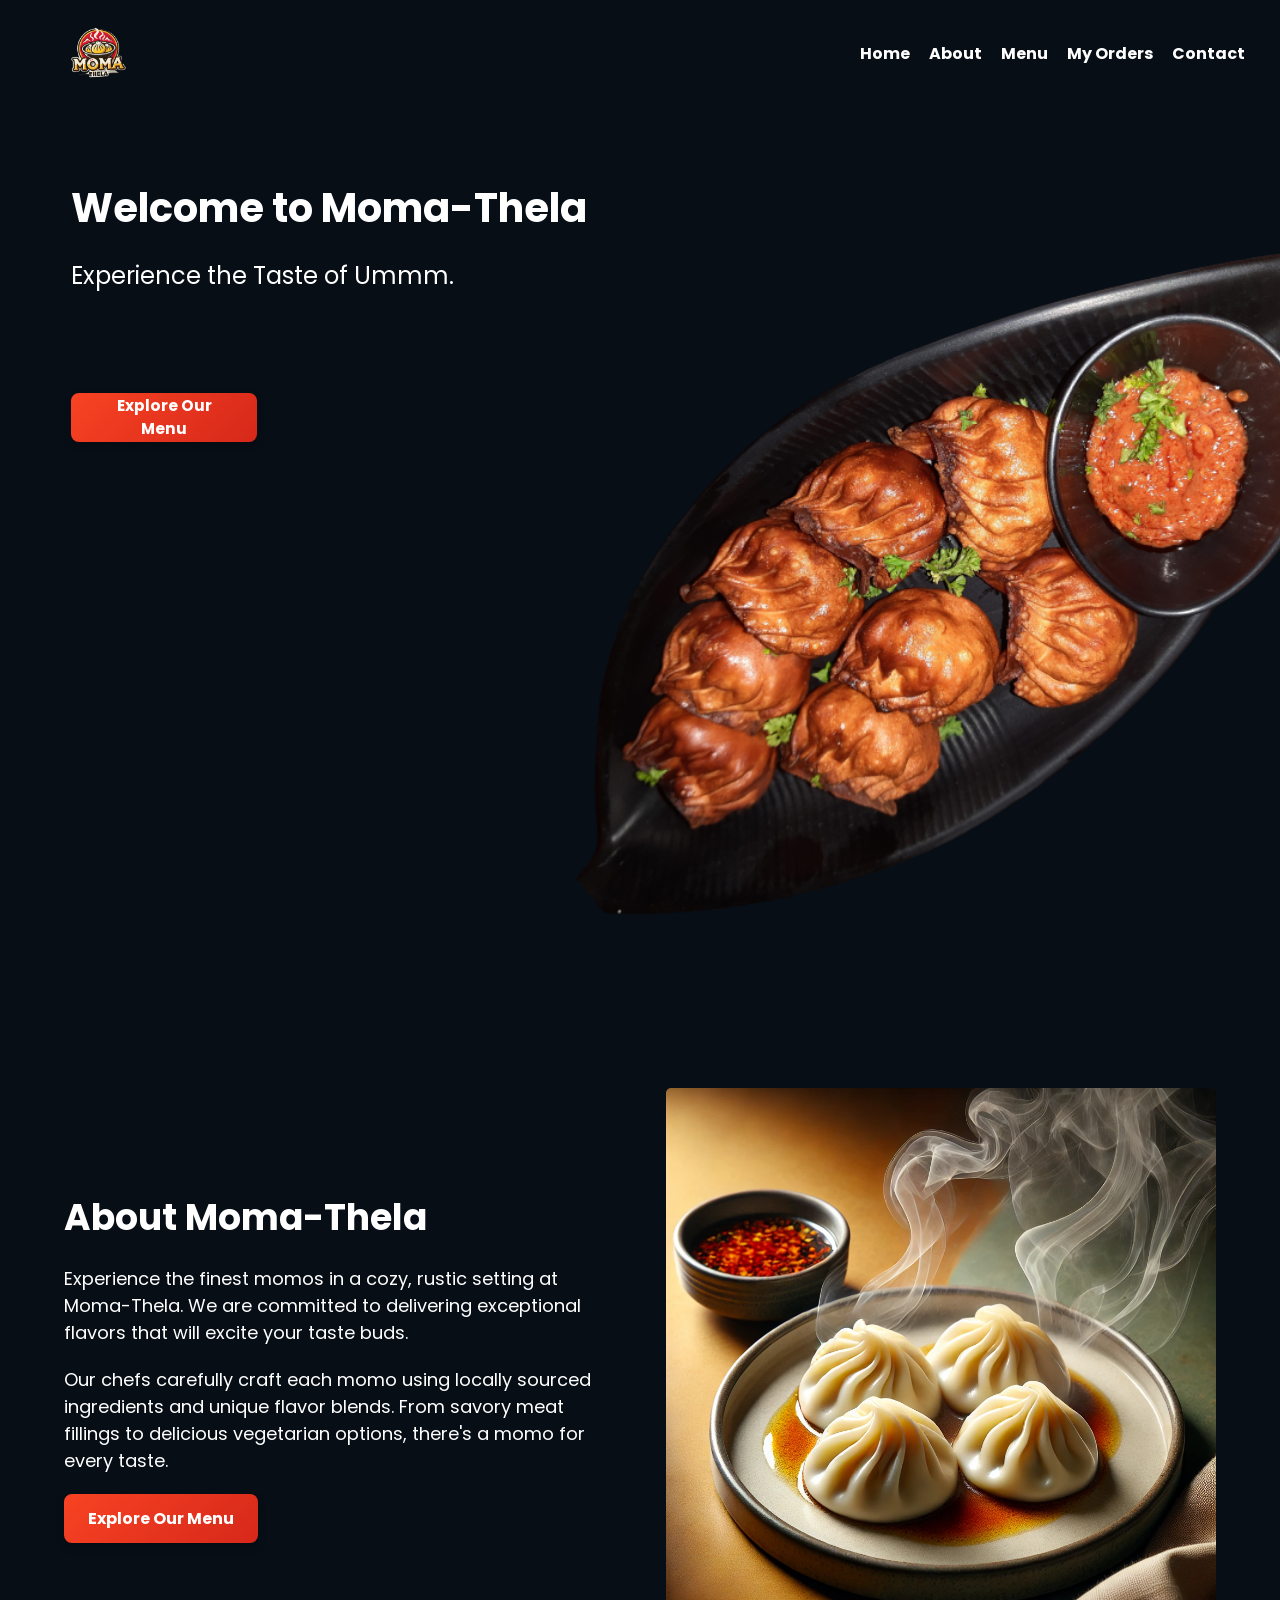
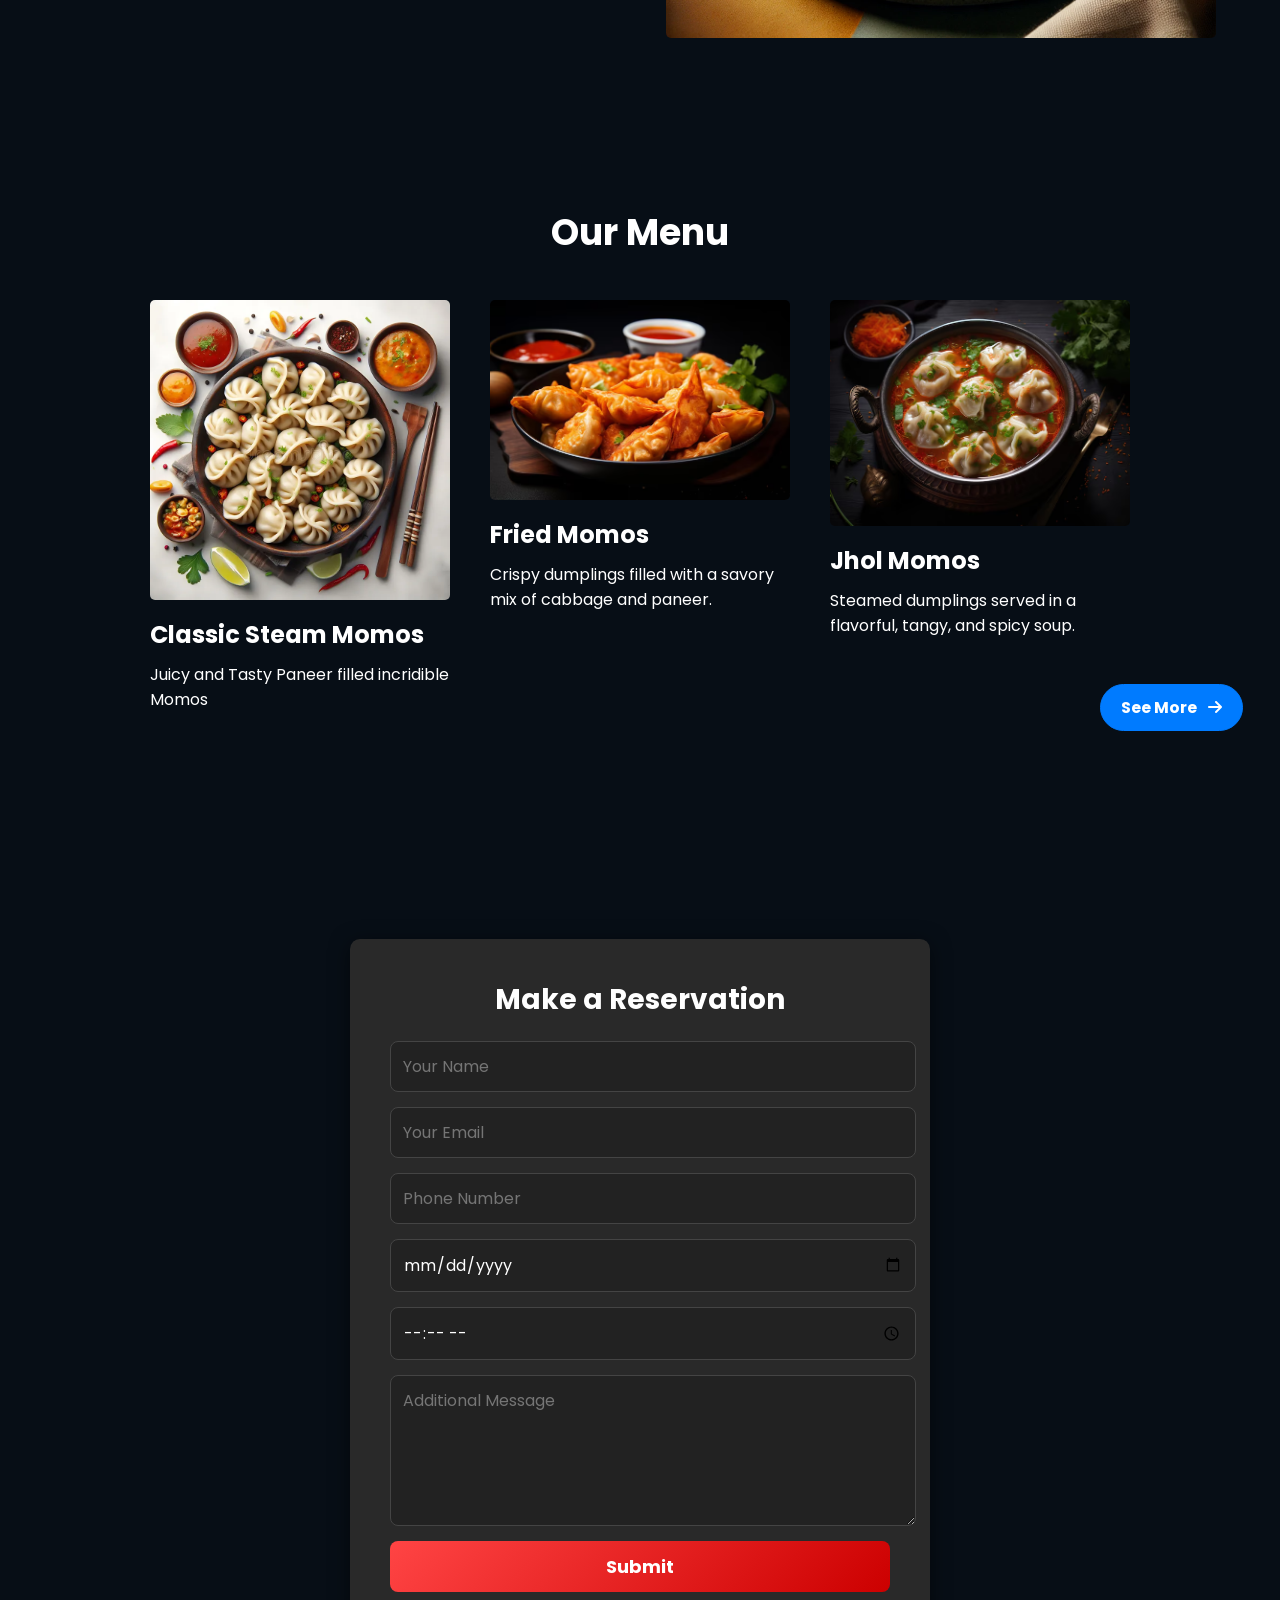
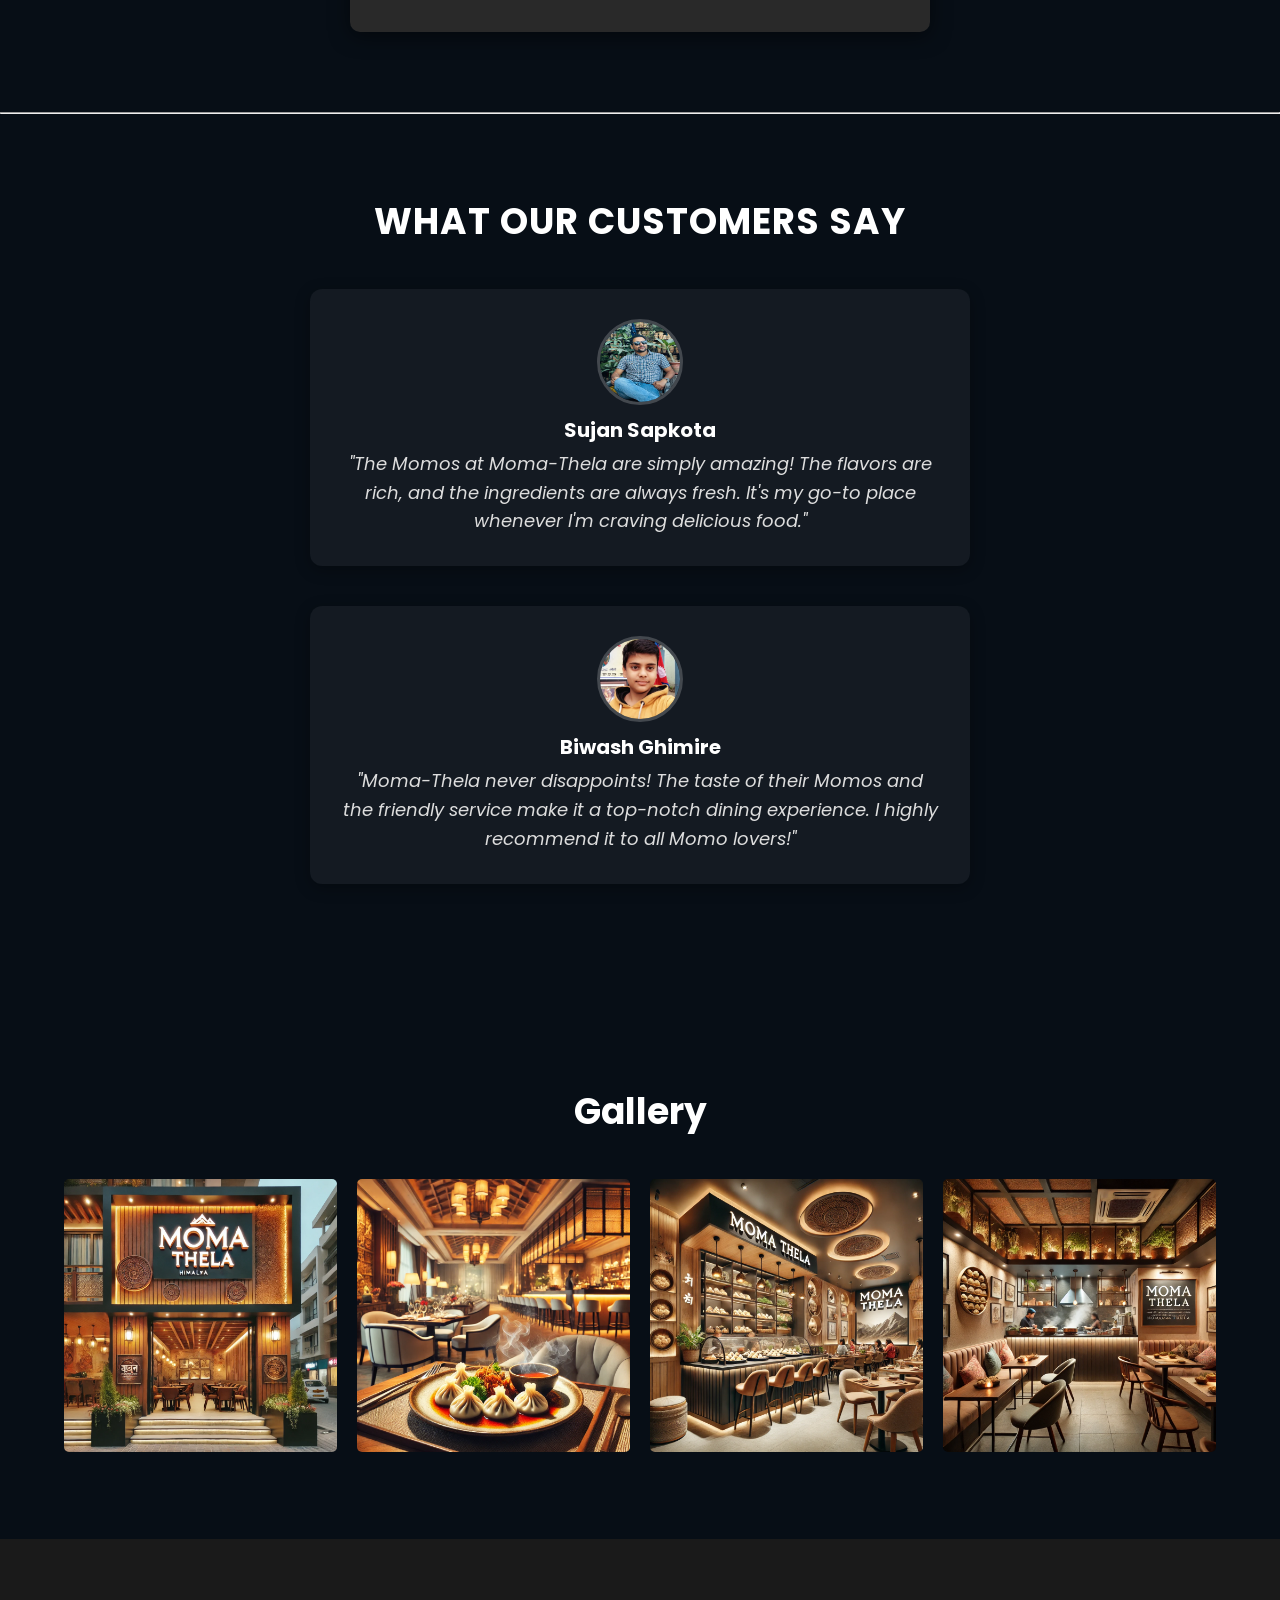
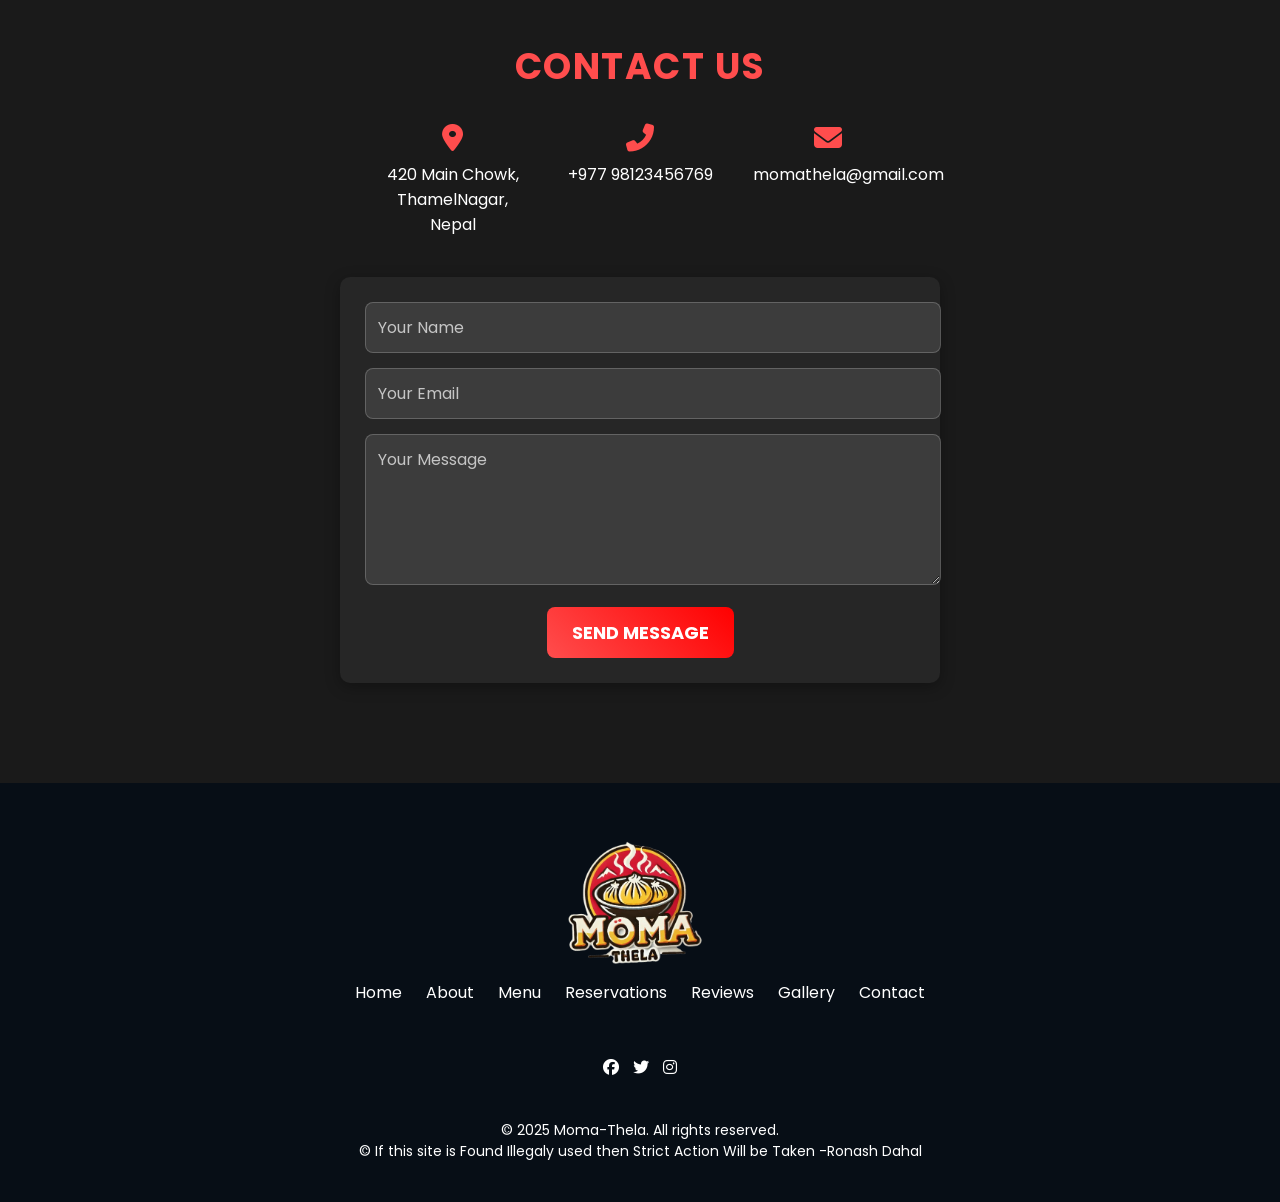
<file: index.html>
<!DOCTYPE html>
<html>
<head>

  <title>Moma-Thela</title>
  <link rel="stylesheet" type="text/css" href="styles.css">
  <link rel="stylesheet" href="https://cdnjs.cloudflare.com/ajax/libs/font-awesome/6.7.2/css/all.min.css" integrity="sha512-Evv84Mr4kqVGRNSgIGL/F/aIDqQb7xQ2vcrdIwxfjThSH8CSR7PBEakCr51Ck+w+/U6swU2Im1vVX0SVk9ABhg==" crossorigin="anonymous" referrerpolicy="no-referrer" />
  <link href="https://fonts.googleapis.com/css2?family=Poppins:wght@400;500;600&display=swap" rel="stylesheet">
  <link rel="icon" href="iconlogo.png">
</head>
<body>
	<header>
	  <div class="logo">
      <a href="index.html"><img src="iconlogo.png" alt="Moma-Thela Logo"></a>
	  </div>
	  <nav>
		<ul>
		  <li><a href="#home">Home</a></li>
		  <li><a href="#about">About</a></li>
		  <li><a href="shop.html">Menu</a></li>
		  <li><a href="backendfiles/myorders.php">My Orders</a></li>
		  <li><a href="#contact">Contact</a></li>
		</ul>
	  </nav>
	</header>

<section class="hero">
  <div class="hero-content">
    <h1>Welcome to Moma-Thela</h1>
    <p>Experience the Taste of Ummm.</p>
    <a href="#menu" class="btn">Explore Our Menu</a>
  </div>
</section>

<section class="about dark-theme" id="about">
  <div class="about-content">
    <h2>About Moma-Thela</h2>
    <p>Experience the finest momos in a cozy, rustic setting at Moma-Thela. We are committed to delivering exceptional flavors that will excite your taste buds.</p>
    <p>Our chefs carefully craft each momo using locally sourced ingredients and unique flavor blends. From savory meat fillings to delicious vegetarian options, there's a momo for every taste.</p>
    <a href="#menu" class="btn">Explore Our Menu</a>
  </div>
  <div class="about-image">
    <img src="about-image.png" alt="About Image" height="500" width="550">
  </div>
</section>


<section class="menu" id="menu">
  <h2>Our Menu</h2>
  <div class="menu-items">
    <div class="menu-item">
      <img src="steam.png" alt="Steam Momo">
      <h3>Classic Steam Momos</h3>
      <p>Juicy and Tasty Paneer filled incridible Momos </p>
    </div>
    <div class="menu-item">
      <img src="fried.png" alt="Fried Momo">
      <h3>Fried Momos</h3>
      <p>Crispy dumplings filled with a savory mix of cabbage and paneer.</p>
    </div>
    <div class="menu-item">
      <img src="jhol.png" alt="Jhol Momo">
      <h3>Jhol Momos</h3>
      <p>Steamed dumplings served in a flavorful, tangy, and spicy soup.</p>
    </div>
  </div>
  <button class="smbtn "><a href="shop.html">See More<i class="fa-solid fa-arrow-right"></i></a></button>
</section>

<section class="reservations" id="reservations">
  
  <div class="reservation-form">
    <h2>Make a Reservation</h2>
    <form action="https://submit-form.com/VesfkHzT8">
      <input type="text" name="name" placeholder="Your Name" required>
      <input type="email" name="email" placeholder="Your Email" required>
      <input type="tel" name="phone" placeholder="Phone Number" required>
      <input type="date" name="date" required>
      <input type="time" name="time" required>
      <textarea name="message" placeholder="Additional Message" rows="5"></textarea>
      <button type="submit">Submit</button>
    </form>
  </div>
</section>
<hr>

<section class="testimonials" id="testimonials">
  <h2>What Our Customers Say</h2>
  <div class="testimonial">
    <img src="customer1.jpg" alt="Customer 1">
    <h4>Sujan Sapkota</h4>
    <p>"The Momos at Moma-Thela are simply amazing! The flavors are rich, and the ingredients are always fresh. It's my go-to place whenever I'm craving delicious food."</p>
  </div>
  <div class="testimonial">
    <img src="customer2.jpg" alt="Customer 2">
    <h4>Biwash Ghimire</h4>
    <p>"Moma-Thela never disappoints! The taste of their Momos and the friendly service make it a top-notch dining experience. I highly recommend it to all Momo lovers!"</p>
  </div>
</section>


<section class="gallery" id="gallery">
  <h2>Gallery</h2>
  <div class="image-grid">
    <div class="image-item">
      <img src="gallery1.jpg" alt="Image 1">
    </div>
    <div class="image-item">
      <img src="momo2.png" alt="Image 2">
    </div>
    <div class="image-item">
      <img src="gallery3.jpg" alt="Image 3">
    </div>
    <div class="image-item">
      <img src="gallery4.jpg" alt="Image 4">
    </div>
  </div>
</section>

<section class="contact" id="contact">
  <div class="contact-container">
    <h2>Contact Us</h2>
    <div class="contact-info">
      <div class="info-item">
        <i class="fas fa-map-marker-alt"></i>
        <p>420 Main Chowk, ThamelNagar, Nepal</p>
      </div>
      <div class="info-item">
        <i class="fas fa-phone-alt"></i>
        <p>+977 98123456769</p>
      </div>
      <div class="info-item">
        <i class="fas fa-envelope"></i>
        <p>momathela@gmail.com</p>
      </div>
    </div>
    <form class="contact-form" action="https://submit-form.com/VesfkHzT8">
      <input type="text" name="name" placeholder="Your Name" required>
      <input type="email" name="email" placeholder="Your Email" required>
      <textarea name="message" placeholder="Your Message" rows="5" required></textarea>
      <button type="submit">Send Message</button>
    </form>
  </div>
</section>




<footer class="footer">
  <div class="footer-content">
    <div class="footer-logo">
      <img src="iconlogo.png" alt="Logo">
    </div>
    <nav class="footer-links">
      <a href="#">Home</a>
      <a href="#about">About</a>
      <a href="#menu">Menu</a>
      <a href="#reservations">Reservations</a>
      <a href="#testimonials">Reviews</a>
      <a href="#gallery">Gallery</a>
      <a href="#contact">Contact</a>
    <br><br><br>
    <div class="footer-social">
      <a href="#"><i class="fab fa-facebook"></i></a>
      <a href="#"><i class="fab fa-twitter"></i></a>
      <a href="#"><i class="fab fa-instagram"></i></a>
    </div>
  </div>
  <p class="footer-text">&copy; 2025 Moma-Thela. All rights reserved.</p>
  <p class="footer-text">&copy; If this site is Found Illegaly used then Strict Action Will be Taken 
       -Ronash Dahal
  </p>
</footer>
</nav>

</body>
</file>
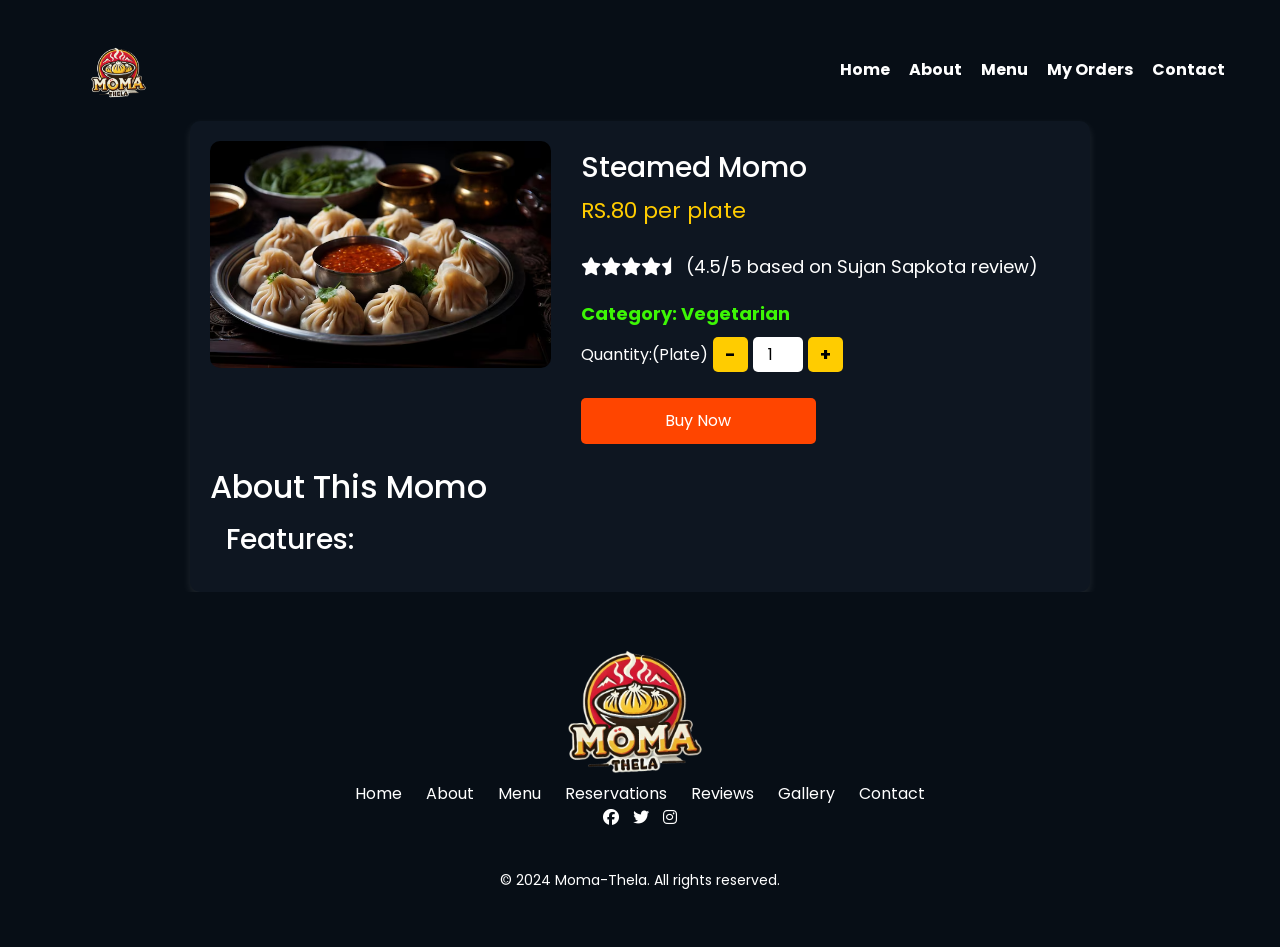
<file: buypage.html>
<!DOCTYPE html>
<html>
<head>
    <link href="https://stackpath.bootstrapcdn.com/bootstrap/4.5.2/css/bootstrap.min.css" rel="stylesheet">
    <title>Moma-Thela</title>
    <link rel="stylesheet" type="text/css" href="minimum.css">
    <link rel="stylesheet" href="https://cdnjs.cloudflare.com/ajax/libs/font-awesome/6.7.2/css/all.min.css" integrity="sha512-Evv84Mr4kqVGRNSgIGL/F/aIDqQb7xQ2vcrdIwxfjThSH8CSR7PBEakCr51Ck+w+/U6swU2Im1vVX0SVk9ABhg==" crossorigin="anonymous" referrerpolicy="no-referrer" />
    <link href="https://fonts.googleapis.com/css2?family=Poppins:wght@400;500;600&display=swap" rel="stylesheet">
    <link rel="icon" href="iconlogo.png">
<style>
        body {
            background-color: #070e16;
            color: white;
            font-family: Arial, sans-serif;
            padding: 20px;
        }
        .container {
            max-width: 900px;
            background: #0e1621;
            padding: 20px;
            border-radius: 10px;
            box-shadow: 0 4px 8px rgba(255, 255, 255, 0.1);
        }
        .product-image {
            width: 100%;
            border-radius: 10px;
        }
        .title {
            font-size: 28px;
            margin: 10px 0;
        }
        .price {
            font-size: 22px;
            color: #ffcc00;
        }
        .rating {
            font-size: 18px;
            margin: 10px 0;
        }
        .category {
            font-size: 18px;
            margin: 10px 0;
            font-weight: bold;
            color: #3df705;
        }
        .quantity-controls {
            display: flex;
            align-items: center;
            gap: 5px;
        }
        .btn-quantity {
            width: 35px;
            height: 35px;
            font-size: 18px;
            border: none;
            background-color: #ffcc00;
            color: black;
            font-weight: bold;
            border-radius: 5px;
        }
        .quantity-input {
            width: 50px;
            text-align: center;
            font-size: 16px;
            border: none;
            border-radius: 5px;
            height: 35px;
        }
        .btn-buy {
            width: 48%;
            padding: 10px;
            margin-top: 10px;
            border-radius: 5px;
            font-size: 16px;
            cursor: pointer;
            background-color: #ff4500;
            color: white;
        }
        
</style>



</head>
<body>
    <div class="main-container">
        <header>
            <div class="logo">
                <a href="index.html"><img src="iconlogo.png" alt="Moma-Thela Logo"></a>
            </div>
            <nav>
                <ul >
                    <li><a href="index.html">Home</a></li>
                    <li><a href="index.html#about">About</a></li>
                    <li><a href="shop.html">Menu</a></li>
                    <li><a href="backendfiles/myorders.php">My Orders</a></li>
                    <li><a href="index.html#contact">Contact</a></li>
                </ul>
            </nav>
        </header>
     
        <div class="container">
            <div class="row">
                <div class="col-md-5 text-center">
                    <img src="steam2.png" alt="Delicious Momo" class="product-image">
                </div>
                <div class="col-md-7 d-flex flex-column justify-content-center">
                    <h1 class="title">Steamed Momo</h1>
                    <p class="price">RS.80 per plate</p>
                    <p class="rating"><i class="fa-solid fa-star"></i><i class="fa-solid fa-star"></i><i class="fa-solid fa-star"></i><i class="fa-solid fa-star"><i class="fa-solid fa-star-half"></i></i> (4.5/5 based on Sujan Sapkota review)</p>
                    <p class="category">Category: Vegetarian</p>
                    <div class="quantity-controls">
                        <span>Quantity:(Plate)</span>
                        <button class="btn-quantity" onclick="changeQuantity(-1)">-</button>
                        <input type="number" id="quantity" class="quantity-input" min="1" value="1">
                        <button class="btn-quantity" onclick="changeQuantity(1)">+</button>
                    </div>
                    <div class="mt-3">
                         <button onclick="checkout();" class="btn btn-buy">Buy Now</button>
                    </div>
                </div>
            </div>
            <div class="mt-4 m1-3">
                <h2>About This Momo</h2>
                <p class="about-description"></p>
             <div class="ml-3">
                <h3>Features:</h3>
                <ul class="features-list"></ul>
             </div>
            </div>
        </div>



  

        <footer class="footer">
            <div class="footer-content">
                <div class="footer-logo">
                    <img src="iconlogo.png" alt="Logo">
                </div>
                <nav class="footer-links">
                    <a href="#">Home</a>
                    <a href="#about">About</a>
                    <a href="#menu">Menu</a>
                    <a href="#reservations">Reservations</a>
                    <a href="#testimonials">Reviews</a>
                    <a href="#gallery">Gallery</a>
                    <a href="#contact">Contact</a>
                </nav>
                <div class="footer-social">
                    <a href="#"><i class="fab fa-facebook"></i></a>
                    <a href="#"><i class="fab fa-twitter"></i></a>
                    <a href="#"><i class="fab fa-instagram"></i></a>
                </div>
            </div>
            <p class="footer-text">&copy; 2024 Moma-Thela. All rights reserved.</p>
        </footer>
    </div>

    <script src="https://code.jquery.com/jquery-3.5.1.slim.min.js"></script>
    <script src="https://cdn.jsdelivr.net/npm/@popperjs/core@2.5.4/dist/umd/popper.min.js"></script>
    <script src="https://stackpath.bootstrapcdn.com/bootstrap/4.5.2/js/bootstrap.min.js"></script>
    <script>
        function changeQuantity(amount) {
    let quantityInput = document.getElementById('quantity');
    let currentValue = parseInt(quantityInput.value) || 0; 

    let newValue = currentValue + amount;
    if (newValue >= 1) {
        quantityInput.value = newValue;
    } else {
        quantityInput.value = 1;
    }
}

    </script>
    <script>
        function checkout(){
            window.location.href = 'checkout0.html';
        }
window.addEventListener('DOMContentLoaded', function() {
   
    const momoDetails = JSON.parse(localStorage.getItem('selectedMomo'));

  
    if (momoDetails) {
      
        document.querySelector('.title').textContent = momoDetails.name;
        document.querySelector('.price').textContent = momoDetails.price;
        document.querySelector('.product-image').src = momoDetails.image;

      
        let aboutText = "";
        let featuresList = [];

       
        if (momoDetails.name === "Curry Momo") {
            aboutText = "Curry Momo is served with a rich, flavorful curry sauce made from fresh ingredients.";
            featuresList = [
                "Rich and flavorful curry sauce",
                "Perfect for spice lovers",
                "A fusion of tradition and taste"
            ];
        } else if (momoDetails.name === "Fried Momo") {
            aboutText = "Fried Momo is crispy and golden-brown with a flavorful veggie filling.";
            featuresList = [
                "Crispy texture on the outside",
                "Veggie-filled dumplings",
                "Perfect for snacking or as a starter"
            ];
        } else if (momoDetails.name === "Steamed Momo") {
            aboutText = "Steamed Momo is the classic momo, steamed to perfection and served with a tasty dipping sauce.";
            featuresList = [
                "Classic, soft, and juicy",
                "Ideal for a healthy snack",
                "Served with a tangy dipping sauce"
            ];
        } else if (momoDetails.name === "Jhol Momo") {
            aboutText = "Jhol Momo is steamed momo drenched in a spicy, tangy tomato-based soup.";
            featuresList = [
                "Delicious and spicy tomato-based soup",
                "Perfect for those who love tangy flavors",
                "A must-try for momo lovers"
            ];
        } else if (momoDetails.name === "Chili Momo") {
            aboutText = "Chili Momo is stir-fried with chilies and bold flavors for those who love spice.";
            featuresList = [
                "Spicy and flavorful",
                "Stir-fried with fresh chilies and spices",
                "Ideal for spice enthusiasts"
            ];
        } else if (momoDetails.name === "Tandoori Veg Momo") {
            aboutText = "Tandoori Veg Momo is marinated, smoky, and cooked in a tandoor for a charred finish.";
            featuresList = [
                "Smoky and charred",
                "Marinated in authentic tandoori spices",
                "Great for those looking for a unique flavor"
            ];
        } else if (momoDetails.name === "Momo Chaat") {
            aboutText = "Momo Chaat is a fusion dish with crispy momos topped with curd, chutneys, and crunchy toppings.";
            featuresList = [
                "A street-style fusion dish",
                "Combination of crispy and creamy textures",
                "Great for those who love chaat"
            ];
        }

      
        document.querySelector('.about-description').textContent = aboutText;

       
        const featuresListElement = document.querySelector('.features-list');
        featuresListElement.innerHTML = ''; 

        featuresList.forEach(feature => {
            const listItem = document.createElement('li');
            listItem.textContent = feature;
            featuresListElement.appendChild(listItem);
        });
    }
});



//Qcode
function changeQuantity(amount) {
    let quantityInput = document.getElementById('quantity');
    if (!quantityInput) {
        console.error("Quantity input field not found!");
        return;
    }
    console.log(quantityInput.value);
    let currentValue = parseInt(quantityInput.value) || 1; 
    if (currentValue + amount >= 1) {
        quantityInput.value = currentValue + amount;
    }
}

document.addEventListener('DOMContentLoaded', function() {
    let buyButton = document.querySelector('.btn-buy');
    if (!buyButton) {
        console.error("Buy button not found!");
        return;
    }

    buyButton.addEventListener('click', function(event) {
    event.preventDefault(); 

    let quantityInput = document.getElementById('quantity');
    let quantity = parseInt(quantityInput.value) || 1; 

    let momoDetails = JSON.parse(localStorage.getItem('selectedMomo')) || {};
    momoDetails.quantity = quantity; 
    localStorage.setItem('selectedMomo', JSON.stringify(momoDetails));

    window.location.href = 'checkout0.html'; 
});

});

    </script>
</body>
</html>
</file>
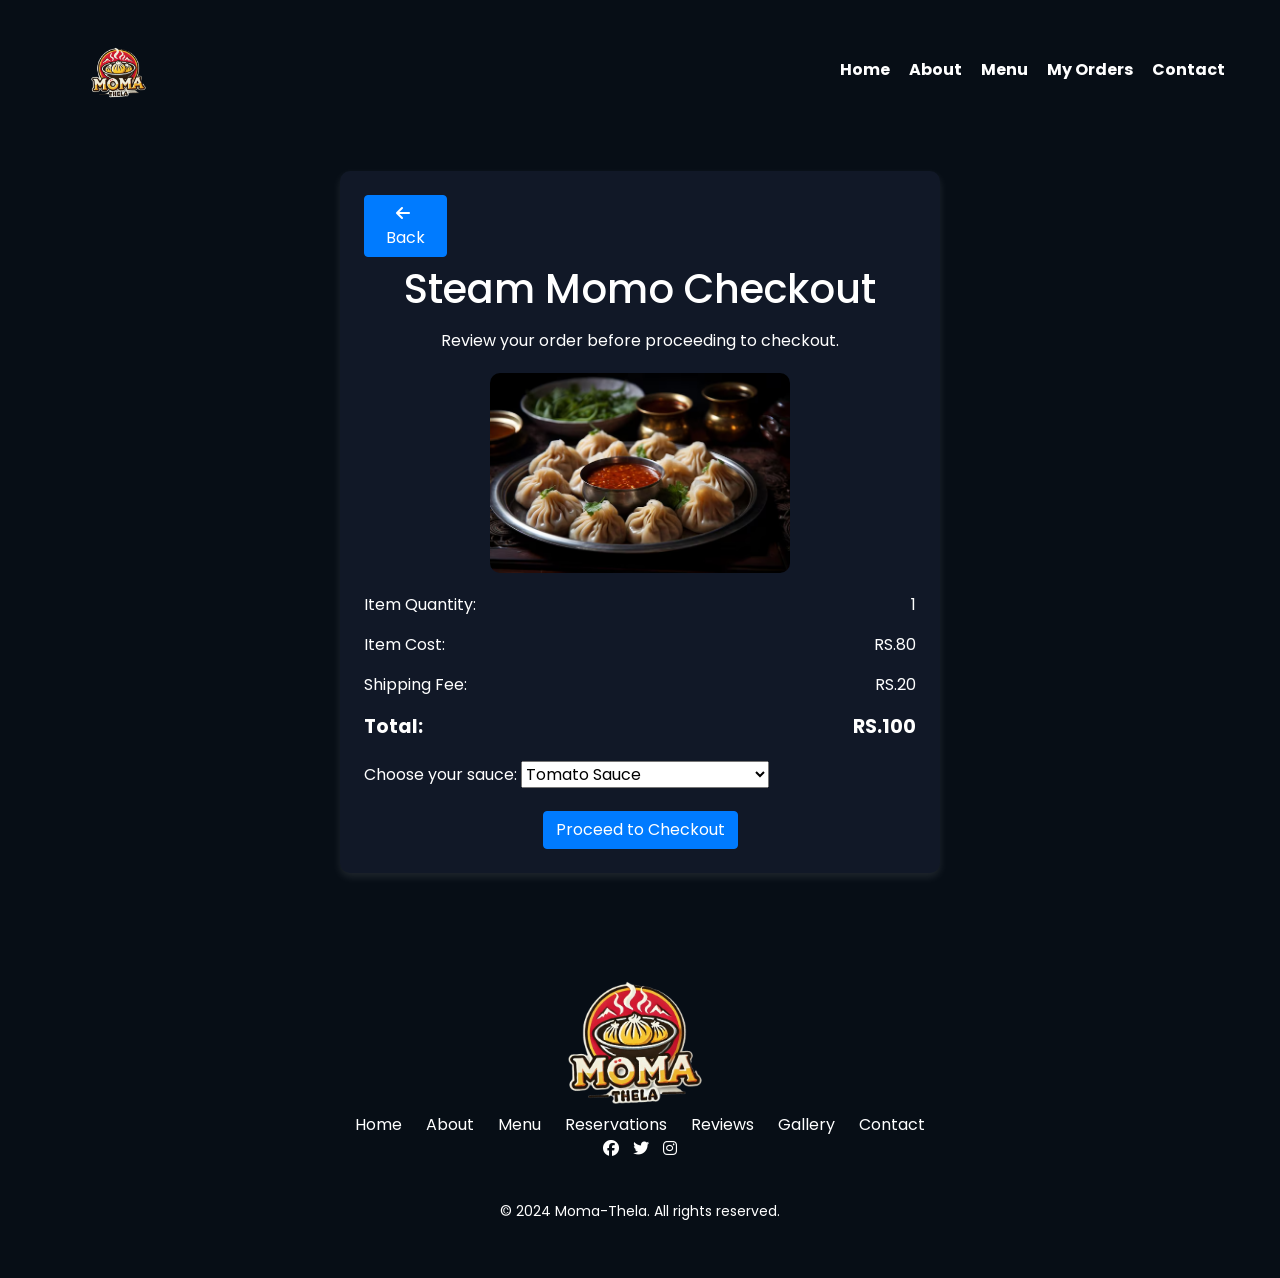
<file: checkout0.html>
<!DOCTYPE html>
<html>
<head>
    <link href="https://stackpath.bootstrapcdn.com/bootstrap/4.5.2/css/bootstrap.min.css" rel="stylesheet">
    <title>Moma-Thela</title>
    <link rel="stylesheet" type="text/css" href="minimum.css">
    <link rel="stylesheet" href="https://cdnjs.cloudflare.com/ajax/libs/font-awesome/6.7.2/css/all.min.css" integrity="sha512-Evv84Mr4kqVGRNSgIGL/F/aIDqQb7xQ2vcrdIwxfjThSH8CSR7PBEakCr51Ck+w+/U6swU2Im1vVX0SVk9ABhg==" crossorigin="anonymous" referrerpolicy="no-referrer" />
    <link href="https://fonts.googleapis.com/css2?family=Poppins:wght@400;500;600&display=swap" rel="stylesheet">
    <link rel="icon" href="iconlogo.png">
    <style>
        body { 
            background-color: #070e16;
            color: #ffffff;
            font-family: Arial, sans-serif;
            text-align: center;
            padding: 20px;
        }
        .container {
            max-width: 600px;
            margin: 50px auto;
            padding: 20px;
            background: #111827;
            border-radius: 10px;
            box-shadow: 0 4px 8px rgba(255, 255, 255, 0.1);
        }
        .summary {
            text-align: left;
            margin-top: 20px;
        }
        .summary p {
            display: flex;
            justify-content: space-between;
        }
        .total {
            font-weight: bold;
            font-size: 1.2em;
        }
        .momo-img {
            width: 100%;
            max-width: 300px;
            margin: 20px auto;
            display: block;
            border-radius: 10px;
        }
        .sauce-selection {
            margin-top: 20px;
            text-align: left;
        }
        .backbtn{
            margin-right:34rem;
            margin-bottom:0.5rem ;
            width:15%;
        }
        .backbtn a{
            text-decoration: none;
            color:white;
        }
    </style>
</head>
<body>
    <div class="main-container">
        <header>
            <div class="logo">
               <a href="index.html"><img src="iconlogo.png" alt="Moma-Thela Logo"></a>
            </div>
            <nav>
                <ul >
                    <li><a href="index.html">Home</a></li>
                    <li><a href="index.html#about">About</a></li>
                    <li><a href="shop.html">Menu</a></li>
                    <li><a href="backendfiles/myorders.php">My Orders</a></li>
                    <li><a href="index.html#contact">Contact</a></li>
                </ul>
            </nav>
        </header>
        <div class="container text-center p-4">
            <a href="buypage.html"><button class="btn backbtn btn-primary"><i class="fa-solid mr-1 fa-arrow-left"></i>Back</button></a>
            <h1 class="mb-3">Steam Momo Checkout</h1>
            <p>Review your order before proceeding to checkout.</p>
            
            <img src="steam2.png" alt="Delicious Momo" class="momo-img">
            
            <div class="summary">
                <p><span>Item Quantity:</span> <span>1</span></p>
                <p><span>Item Cost:</span> <span>RS.80</span></p>
                <p><span>Shipping Fee:</span> <span>RS.20</span></p>
                <p class="total"><span>Total:</span> <span>RS.100</span></p>
            </div>
            
            <div class="sauce-selection">
                <label for="sauce" class="form-label">Choose your sauce:</label>
                <select id="sauce" class="form-select">
                    <option value="Tomato-Sauce">Tomato Sauce</option>
                    <option value="Mayonnaise">Mayonnaise</option>
                    <option value="Aesthetic Nepali Local Sauce">Aesthetic Nepali Local Sauce</option>
                </select>
            </div>
            
            <button class="btn btn-primary mt-3" onclick="proceedToCheckout()">Proceed to Checkout</button>
        </div>



        <footer class="footer">
            <div class="footer-content">
                <div class="footer-logo">
                    <img src="iconlogo.png" alt="Logo">
                </div>
                <nav class="footer-links">
                    <a href="#">Home</a>
                    <a href="../Ronash/index.html#about">About</a>
                    <a href="../Ronash/shop.html">Menu</a>
                    <a href="../Ronash/index.html#reservations">Reservations</a>
                    <a href="../Ronash/index.html#testimonials">Reviews</a>
                    <a href="../Ronash/index.html#gallery">Gallery</a>
                    <a href="../Ronash/index.html#contact">Contact</a>
                </nav>
                <div class="footer-social">
                    <a href="#"><i class="fab fa-facebook"></i></a>
                    <a href="#"><i class="fab fa-twitter"></i></a>
                    <a href="#"><i class="fab fa-instagram"></i></a>
                </div>
            </div>
            <p class="footer-text">&copy; 2024 Moma-Thela. All rights reserved.</p>
        </footer>
    </div>

    <script src="https://code.jquery.com/jquery-3.5.1.slim.min.js"></script>
    <script src="https://cdn.jsdelivr.net/npm/@popperjs/core@2.5.4/dist/umd/popper.min.js"></script>
    <script src="https://stackpath.bootstrapcdn.com/bootstrap/4.5.2/js/bootstrap.min.js"></script>
   
</body>
<script>
   window.addEventListener('DOMContentLoaded', function() {
    const momoDetails = JSON.parse(localStorage.getItem('selectedMomo'));

    if (momoDetails) {
        document.querySelector('h1').textContent = momoDetails.name + " Checkout";
        document.querySelector('.momo-img').src = momoDetails.image;

        let quantity = momoDetails.quantity ? parseInt(momoDetails.quantity) : 1;
        const itemPrice = parseInt(momoDetails.price.replace("RS.", "").trim());
        const shippingFee = 20;
        const totalCost = itemPrice * quantity + shippingFee;

        document.querySelector('.summary').innerHTML = `
            <p><span>Item Quantity:</span> <span>${quantity}</span></p>
            <p><span>Item Cost:</span> <span>RS.${itemPrice * quantity}</span></p>
            <p><span>Shipping Fee:</span> <span>RS.${shippingFee}</span></p>
            <p class="total"><span>Total:</span> <span>RS.${totalCost}</span></p>
        `;

        // Check if sauce was already selected in localStorage
        const selectedSauce = localStorage.getItem('selectedSauce');
        if (selectedSauce) {
            document.getElementById("sauce").value = selectedSauce;
        }
    }
});

function proceedToCheckout() {
    const selectedSauce = document.getElementById("sauce").value;

    // Save selected sauce in localStorage
    localStorage.setItem('selectedSauce', selectedSauce);
 console.log(selectedSauce);

    window.location.href = 'checkout1.php';
}

</script>
</html>
</file>
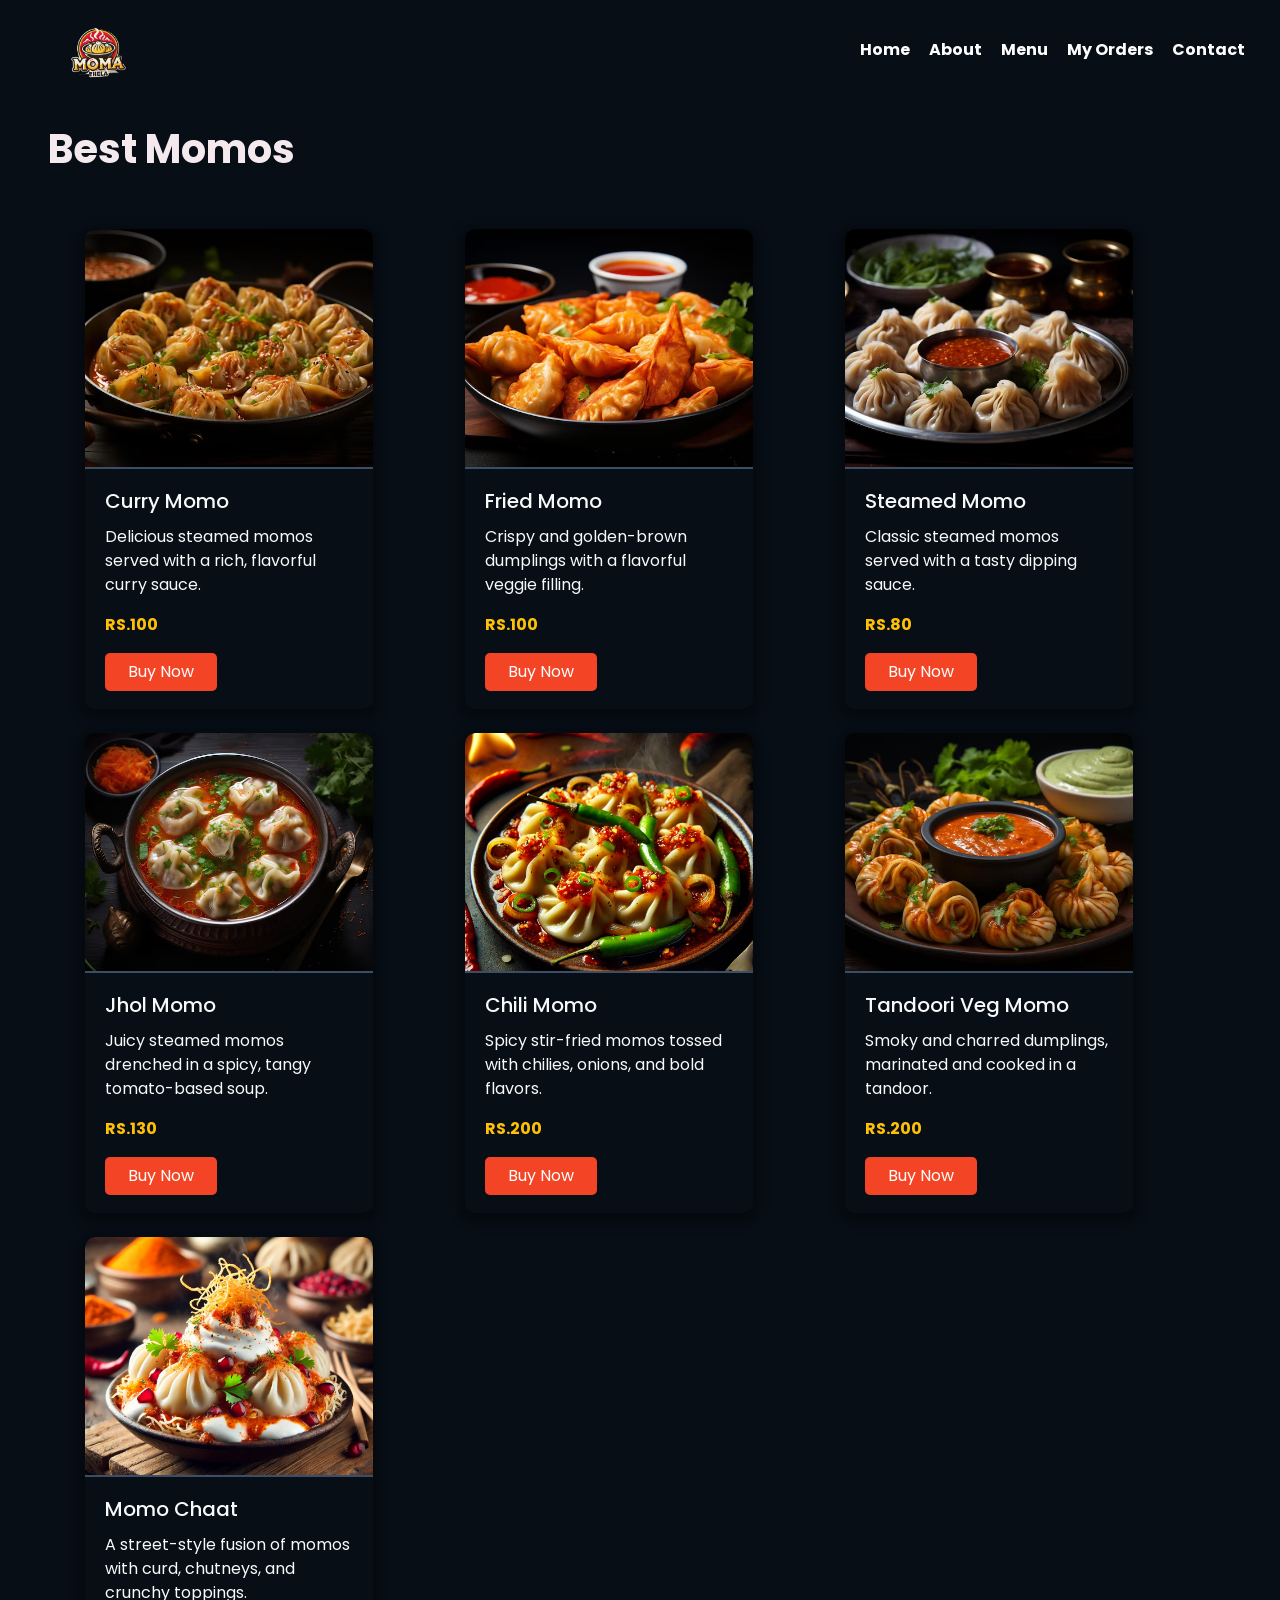
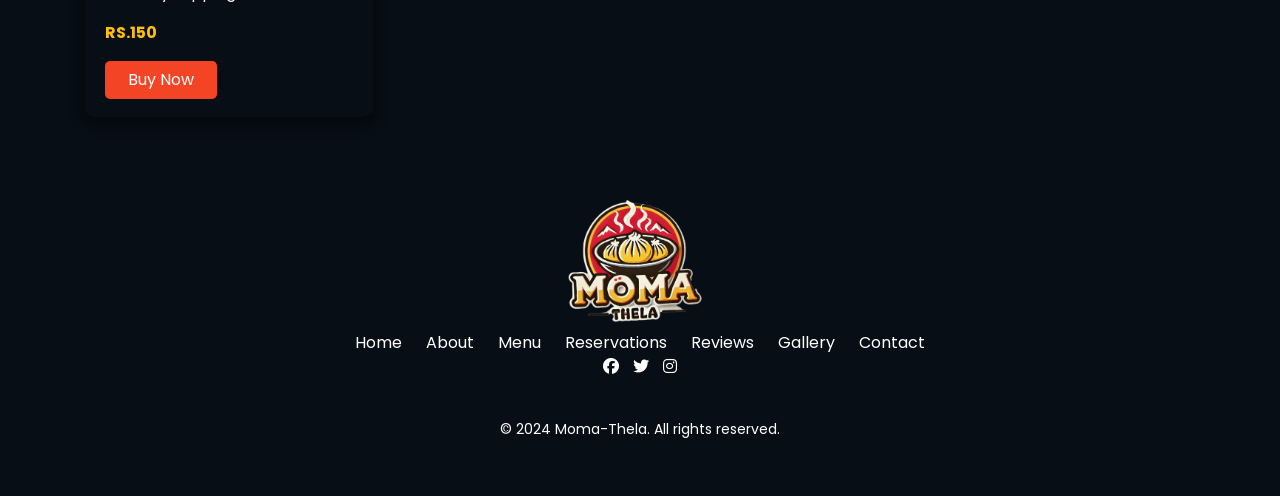
<file: shop.html>
<!DOCTYPE html>
<html>
<head>
    <link href="https://stackpath.bootstrapcdn.com/bootstrap/4.5.2/css/bootstrap.min.css" rel="stylesheet">
    <title>Moma-Thela</title>
    <link rel="stylesheet" type="text/css" href="shop.css">
    <link rel="stylesheet" href="https://cdnjs.cloudflare.com/ajax/libs/font-awesome/6.7.2/css/all.min.css" integrity="sha512-Evv84Mr4kqVGRNSgIGL/F/aIDqQb7xQ2vcrdIwxfjThSH8CSR7PBEakCr51Ck+w+/U6swU2Im1vVX0SVk9ABhg==" crossorigin="anonymous" referrerpolicy="no-referrer" />
    <link href="https://fonts.googleapis.com/css2?family=Poppins:wght@400;500;600&display=swap" rel="stylesheet">
    <link rel="icon" href="iconlogo.png">
</head>
<body>
    <div class="main-container">
        <header>
            <div class="logo">
               <a href="index.html"><img src="iconlogo.png" alt="Moma-Thela Logo"></a>
            </div>
            <nav>
                <ul >
                    <li><a href="index.html">Home</a></li>
                    <li><a href="index.html#about">About</a></li>
                    <li><a href="shop.html">Menu</a></li>
                    <li><a href="backendfiles/myorders.php">My Orders</a></li>
                    <li><a href="index.html#contact">Contact</a></li>
                </ul>
            </nav>
        </header>
        <br><h1 class="ml-5 typetitle">Best Momos</h1>
<div class="container mt-5">
    <div class="row">
      <!-- Card 1 -->
      <div class="col-md-6 col-lg-4 mb-4">
        <div class="card text-light" >
          <img src="curry.png" class="card-img-top" alt="Momo" style="border-bottom: 2px solid #3a4e67;">
          <div class="card-body">
            <h5 class="card-title">Curry Momo</h5>
            <p class="card-text">Delicious steamed momos served with a rich, flavorful curry sauce.</p>
            <p class="font-weight-bold text-warning">RS.100</p>
            <a href="#" class="btn" style="background-color: #f34526; width:7rem; color: white; border-radius: 5px;">Buy Now</a>
          </div>
        </div>
      </div>
      
      <!-- Card 2 -->
      <div class="col-md-6 col-lg-4 mb-4">
        <div class="card text-light" >
          <img src="fried.png" class="card-img-top" alt="Momo" style="border-bottom: 2px solid #3a4e67;">
          <div class="card-body">
            <h5 class="card-title">Fried Momo</h5>
            <p class="card-text">Crispy and golden-brown dumplings with a flavorful veggie filling.</p>
            <p class="font-weight-bold text-warning">RS.100</p>
            <a href="#" class="btn" style="background-color: #f34526; width:7rem; color: white; border-radius: 5px;">Buy Now</a>
          </div>
        </div>
      </div>

      <div class="col-md-6 col-lg-4 mb-4">
        <div class="card text-light" >
          <img src="steam2.png" class="card-img-top" alt="Momo" style="border-bottom: 2px solid #3a4e67;">
          <div class="card-body">
            <h5 class="card-title">Steamed Momo</h5>
            <p class="card-text">Classic steamed momos served with a tasty dipping sauce.</p>
            <p class="font-weight-bold text-warning">RS.80</p>
            <a href="#" class="btn" style="background-color: #f34526; width:7rem; color: white; border-radius: 5px;">Buy Now</a>
          </div>
        </div>
      </div>

      <div class="col-md-6 col-lg-4 mb-4">
        <div class="card text-light" >
          <img src="jhol.png" class="card-img-top" alt="Momo" style="border-bottom: 2px solid #3a4e67;">
          <div class="card-body">
            <h5 class="card-title">Jhol Momo</h5>
            <p class="card-text"> Juicy steamed momos drenched in a spicy, tangy tomato-based soup.</p>
            <p class="font-weight-bold text-warning">RS.130</p>
            <a href="#" class="btn" style="background-color: #f34526; width:7rem; color: white; border-radius: 5px;">Buy Now</a>
          </div>
        </div>
      </div>

      <div class="col-md-6 col-lg-4 mb-4">
        <div class="card text-light" >
          <img src="chilli.png" class="card-img-top" alt="Momo" style="border-bottom: 2px solid #3a4e67;">
          <div class="card-body">
            <h5 class="card-title">Chili Momo</h5>
            <p class="card-text">Spicy stir-fried momos tossed with chilies, onions, and bold flavors.</p>
            <p class="font-weight-bold text-warning">RS.200</p>
            <a href="#" class="btn" style="background-color: #f34526; width:7rem; color: white; border-radius: 5px;">Buy Now</a>
          </div>
        </div>
      </div>

      <div class="col-md-6 col-lg-4 mb-4">
        <div class="card text-light" >
          <img src="tandoori.png" class="card-img-top" alt="Momo" style="border-bottom: 2px solid #3a4e67;">
          <div class="card-body">
            <h5 class="card-title">Tandoori Veg Momo</h5>
            <p class="card-text">Smoky and charred dumplings, marinated and cooked in a tandoor.</p>
            <p class="font-weight-bold text-warning">RS.200</p>
            <a href="#" class="btn" style="background-color: #f34526; width:7rem; color: white; border-radius: 5px;">Buy Now</a>
          </div>
        </div>
      </div>
      
      <div class="col-md-6 col-lg-4 mb-4">
        <div class="card text-light" >
          <img src="chaat.png" class="card-img-top" alt="Momo" style="border-bottom: 2px solid #3a4e67;">
          <div class="card-body">
            <h5 class="card-title">Momo Chaat</h5>
            <p class="card-text">A street-style fusion of momos with curd, chutneys, and crunchy toppings.</p>
            <p class="font-weight-bold text-warning">RS.150</p>
            <a href="#" class="btn" style="background-color: #f34526; width:7rem; color: white; border-radius: 5px;">Buy Now</a>
          </div>
        </div>
      </div>
    </div>
  </div>

    </div>
  </div>
    </div>
  </div>
    </div>
  </div>
    </div>
  </div>
    </div>
  </div>
  
  
  




        <footer class="footer">
            <div class="footer-content">
                <div class="footer-logo">
                    <img src="iconlogo.png" alt="Logo">
                </div>
                <nav class="footer-links">
                    <a href="index.html">Home</a>
                    <a href="index.html#about">About</a>
                    <a href="shop.html">Menu</a>
                    <a href="index.html#reservations">Reservations</a>
                    <a href="index.html#testimonials">Reviews</a>
                    <a href="index.html#gallery">Gallery</a>
                    <a href="index.html#contact">Contact</a>
                </nav>
                <div class="footer-social">
                    <a href="#"><i class="fab fa-facebook"></i></a>
                    <a href="#"><i class="fab fa-twitter"></i></a>
                    <a href="#"><i class="fab fa-instagram"></i></a>
                </div>
            </div>
            <p class="footer-text">&copy; 2024 Moma-Thela. All rights reserved.</p>
        </footer>
    </div>

    <script src="https://code.jquery.com/jquery-3.5.1.slim.min.js"></script>
    <script src="https://cdn.jsdelivr.net/npm/@popperjs/core@2.5.4/dist/umd/popper.min.js"></script>
    <script src="https://stackpath.bootstrapcdn.com/bootstrap/4.5.2/js/bootstrap.min.js"></script>
    <script>
      document.querySelectorAll('.btn').forEach((button, index) => {
    button.addEventListener('click', function() {
        // Get the details of the selected momo item
        const momoDetails = {
            name: button.closest('.card').querySelector('.card-title').textContent,
            description: button.closest('.card').querySelector('.card-text').textContent,
            price: button.closest('.card').querySelector('.font-weight-bold').textContent,
            image: button.closest('.card').querySelector('.card-img-top').src
        };

        
        localStorage.setItem('selectedMomo', JSON.stringify(momoDetails));

        
        window.location.href = 'buypage.html';
        console.log(momoDetails);
    });
});

    </script>
</body>
</html>
</file>
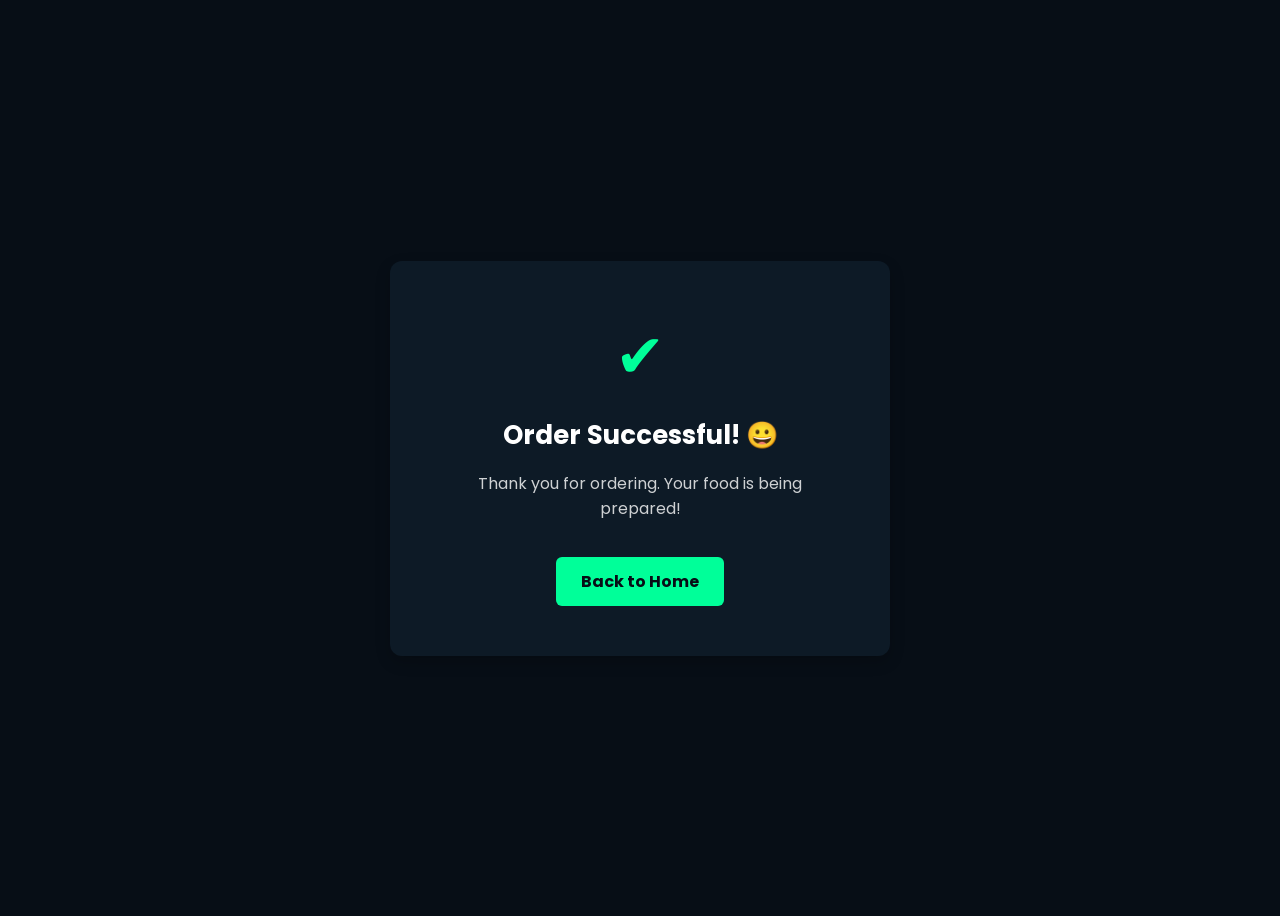
<file: success.html>
<!DOCTYPE html>
<html lang="en">
<head>
    <meta charset="UTF-8">
    <meta name="viewport" content="width=device-width, initial-scale=1.0">
    <title>Order Success</title>
    <link href="https://fonts.googleapis.com/css2?family=Poppins:wght@300;400;600&display=swap" rel="stylesheet">
    <style>
        body {
            display: flex;
            justify-content: center;
            align-items: center;
            height: 100vh;
            background-color: #070e16;
            font-family: 'Poppins', sans-serif;
            text-align: center;
            color: white;
        }
        .container {
            background: #0d1a26;
            padding: 50px;
            border-radius: 12px;
            box-shadow: 0px 6px 15px rgba(0, 0, 0, 0.2);
            opacity: 0;
            transform: translateY(20px);
            animation: fadeIn 1s forwards;
            max-width: 400px;
        }
        .checkmark {
            font-size: 60px;
            color: #00ff99;
            animation: pop 0.5s ease-in-out;
        }
        @keyframes pop {
            0% { transform: scale(0); }
            50% { transform: scale(1.3); }
            100% { transform: scale(1); }
        }
        @keyframes fadeIn {
            to { opacity: 1; transform: translateY(0); }
        }
        h2 {
            font-size: 26px;
            margin: 15px 0;
        }
        p {
            font-size: 16px;
            opacity: 0.8;
        }
        .btn {
            display: inline-block;
            margin-top: 20px;
            padding: 12px 25px;
            background-color: #00ff99;
            color: #070e16;
            text-decoration: none;
            border-radius: 6px;
            font-weight: bold;
            transition: background 0.3s, transform 0.2s;
        }
        .btn:hover {
            background-color: #00cc77;
            transform: scale(1.05);
        }
    </style>
</head>
<body>
    <div class="container">
        <div class="checkmark">✔</div>
        <h2>Order Successful! 😀</h2>
        <p>Thank you for ordering. Your food is being prepared!</p>
        <a href="backendfiles/myorders.php" class="btn">Back to Home</a>
    </div>
</body>
</html>
</file>
<file: styles.css>
*{
    scroll-behavior: smooth;
    margin: 0;
    padding: 0;
    font-family: 'Poppins', sans-serif;
}
/*header*/

header {
  background-color: #070e16;
  padding: 20px;
  display: flex;
  align-items: center;
  justify-content: space-between;
}

.logo img {
  height: 3.8rem;
  margin-left:50px;
}

nav ul {
  list-style: none;
  margin: 0;
  padding: 0;
}

nav ul li {
  display: inline-block;
  margin-right: 15px;
}

nav ul li a {
  text-decoration: none;
  color: white;
  font-weight: bold;
  transition: color 0.3s ease;
}

nav ul li a:hover {
  color: #ff0000;
}

/*hero*/

.hero {
  background-image: url("momohero.png");
  background-size: cover;
  background-position: center;
  height: 100vh;
  display: flex;


  text-align: left;
  color: #fff;
}

.hero-content {
  max-width: 600px;
  padding: 20px;
  margin-top :50px;
  margin-left: 4%;
  
}

.hero-content h1 {
  font-size: 40px;
  margin-bottom: 20px;
}

.hero-content p {
  font-size: 24px;
  margin-bottom: 30px;
}

.btn {
  display: inline-block;
  background: linear-gradient(135deg, #f84323, #d6281a);
  color: #fff;
  padding: 12px 24px;
  border-radius: 8px;
  text-decoration: none;
  font-weight: bold;
  font-size: 16px;
  box-shadow: 0 4px 8px rgba(0, 0, 0, 0.2);
  transition: all 0.3s ease;
  border: none;
}

.btn:hover {
  background: linear-gradient(135deg, #d6281a, #b71e14);
  box-shadow: 0 6px 12px rgba(0, 0, 0, 0.3);
  transform: translateY(-2px);
}

.btn:active {
  transform: translateY(1px);
  box-shadow: 0 2px 6px rgba(0, 0, 0, 0.2);
}


.hero-content .btn{
  margin-top:100px;
  height:25px;
  width:138px;
  font-size:15.5px;
  justify-content: center;
  align-items: center;
  text-align: center;
  display: flex;

}

/*about*/

.about {
  display: flex;
  align-items: center;
  padding: 80px 0;
}

.about-content {
  flex: 1;
  max-width: 600px;
  padding-right: 50px;
  color: #fff;
  margin-left: 5%;
  
  
}

.about h2 {
  font-size: 36px;
  margin-bottom: 20px;
}

.about p {
  font-size: 18px;
  margin-bottom: 20px;
}

.about-image {
  max-width: 50%;
  margin-right: 5%;
}

.about-image img {
  max-width: 100%;
  height: auto;
  border-radius: 5px;
}

.dark-theme {
  background-color: #070e16;
}


/* menu*/
.menu {
  padding: 80px 0;
  text-align: center;
  background-color: #070e16;
}

.menu h2 {
  font-size: 36px;
  margin-bottom: 40px;
  color: #ffffff;
}

.menu-items {
  display: flex;
  justify-content: center;
}

.menu-item {
  max-width: 300px;
  margin: 0 20px;
  text-align: left;
}

.menu-item img {
  max-width: 100%;
  height: auto;
  border-radius: 5px;
  margin-bottom: 10px;
}

.menu-item h3 {
  font-size: 24px;
  margin-bottom: 10px;
  color: #ffffff;
}

.menu-item p {
  font-size: 16px;
  margin-bottom: 20px;
  color: #ffffff;
}

/* reservations*/

/* Reservation Section */
.reservations {
  background-color: #070e16;
  padding: 80px 20px;
  text-align: center;
}

/* Reservation Form */
.reservation-form {
  max-width: 500px;
  margin: 0 auto;
  background-color: #292929;
  padding: 40px;
  border-radius: 10px;
  box-shadow: 0 4px 20px rgba(0, 0, 0, 0.5);
}

/* Form Heading */
.reservation-form h2 {
  color: #fff;
  font-size: 28px;
  margin-bottom: 20px;
  font-weight: bold;
}

/* Input Fields */
.reservation-form form input,
.reservation-form form textarea {
  display: block;
  width: 100%;
  padding: 12px;
  margin-bottom: 15px;
  border-radius: 8px;
  border: 1px solid #444;
  background-color: #222;
  color: #fff;
  font-size: 16px;
  transition: border-color 0.3s ease-in-out;
}

/* Input Focus Effect */
.reservation-form form input:focus,
.reservation-form form textarea:focus {
  outline: none;
  border-color: #ff4444;
  box-shadow: 0 0 8px rgba(255, 68, 68, 0.5);
}

/* Button Styling */
.reservation-form form button {
  width: 100%;
  background: linear-gradient(135deg, #ff4444, #cc0000);
  color: #fff;
  padding: 12px;
  border: none;
  border-radius: 8px;
  font-size: 18px;
  font-weight: bold;
  cursor: pointer;
  transition: transform 0.2s ease, background 0.3s ease;
}

/* Button Hover Effect */
.reservation-form form button:hover {
  background: linear-gradient(135deg, #cc0000, #990000);
  transform: scale(1.05);
}

/* Responsive Design */
@media (max-width: 600px) {
  .reservation-form {
    padding: 30px;
  }

  .reservation-form h2 {
    font-size: 24px;
  }

  .reservation-form form button {
    font-size: 16px;
    padding: 10px;
  }
}

/* Testimonials Section*/
.testimonials {
  padding: 80px 20px;
  text-align: center;
  background-color: #070e16;
}

/* Section Heading */
.testimonials h2 {
  font-size: 36px;
  margin-bottom: 40px;
  color: #fff;
  font-weight: bold;
  text-transform: uppercase;
  letter-spacing: 1px;
}

/* Testimonial Card */
.testimonial {
  max-width: 600px;
  margin: 0 auto 40px;
  padding: 30px;
  background: rgba(255, 255, 255, 0.05);
  border-radius: 12px;
  box-shadow: 0 4px 15px rgba(0, 0, 0, 0.3);
  text-align: center;
  transition: transform 0.3s ease, box-shadow 0.3s ease;
}


.testimonial:hover {
  transform: scale(1.05);
  box-shadow: 0 6px 20px rgba(0, 0, 0, 0.5);
}

/* Centered User Image */
.testimonial img {
  display: block;
  width: 80px;
  height: 80px;
  border-radius: 50%;
  margin: 0 auto 10px;
  border: 3px solid rgba(255, 255, 255, 0.2);
}

/* User Name */
.testimonial h4 {
  font-size: 20px;
  font-weight: bold;
  color: #fff;
  margin: 10px 0 5px;
}


/* Review Text */
.testimonial p {
  font-size: 18px;
  color: #ddd;
  line-height: 1.6;
  font-style: italic;
  text-align: center;
}


/* Gallery Section*/

.gallery {
  padding: 80px 0;
  text-align: center;
  background-color: #070e16;
}

.gallery h2 {
  font-size: 36px;
  margin-bottom: 40px;
  color: #fff;
}

.image-grid {
  display: grid;
  grid-template-columns: repeat(4, 1fr);
  grid-gap: 20px;
  margin-left: 5%;
  margin-right: 5%;
}

.image-item img {
  width: 100%;
  height: auto;
  border-radius: 5px;
}


/* Contact Section */
.contact {
  background-color: #1a1a1a; /* Darker shade for a sleek look */
  padding: 80px 20px;
  text-align: center;
  color: #fff;
}

.contact-container {
  max-width: 600px;
  margin: 0 auto;
  padding: 20px;
}

/* Section Heading */
.contact h2 {
  font-size: 36px;
  margin-bottom: 30px;
  font-weight: bold;
  text-transform: uppercase;
  letter-spacing: 1.5px;
  color: #ff4d4d;
}

/* Contact Info */
.contact-info {
  display: flex;
  justify-content: center;
  gap: 40px;
  margin-bottom: 40px;
  flex-wrap: wrap;
}

.info-item {
  text-align: center;
  max-width: 150px;
}

.info-item i {
  font-size: 28px;
  margin-bottom: 10px;
  color: #ff4d4d;
}

/* Contact Form */
.contact-form {
  background: rgba(255, 255, 255, 0.05);
  padding: 25px;
  border-radius: 10px;
  box-shadow: 0 4px 15px rgba(0, 0, 0, 0.3);
}

.contact-form input,
.contact-form textarea {
  width: 100%;
  padding: 12px;
  margin-bottom: 15px;
  border-radius: 8px;
  border: 1px solid rgba(255, 255, 255, 0.2);
  background: rgba(255, 255, 255, 0.1);
  color: #fff;
  font-size: 16px;
}

.contact-form input::placeholder,
.contact-form textarea::placeholder {
  color: rgba(255, 255, 255, 0.7);
}

.contact-form textarea {
  resize: vertical;
  min-height: 120px;
}

/* Submit Button */
.contact-form button {
  display: inline-block;
  background: linear-gradient(45deg, #ff4d4d, #ff0000);
  color: #fff;
  padding: 12px 25px;
  border-radius: 8px;
  font-size: 18px;
  font-weight: bold;
  text-transform: uppercase;
  cursor: pointer;
  transition: all 0.3s ease;
  border: none;
}

.contact-form button:hover {
  background: linear-gradient(45deg, #ff6666, #e60000);
  transform: scale(1.05);
}

/* Responsive Tweaks */
@media (max-width: 768px) {
  .contact-info {
    flex-direction: column;
    gap: 20px;
  }

  .contact-form {
    padding: 20px;
  }
}



/* Footer*/

.footer {
  background-color: #070e16;
  padding: 40px 0;
  color: #fff;
  text-align: center;
}

.footer-content {
  display: flex;
  flex-direction: column;
  align-items: center;
  margin-bottom: 40px;
}

.footer-logo img {
  max-width: 150px;
}

.footer-links a {
  color: #fff;
  margin: 0 10px;
  text-decoration: none;
}

.footer-social a {
  color: #fff;
  margin: 0 5px;
  text-decoration: none;
}

.footer-text {
  font-size: 14px;
}
.smbtn{
  position:relative;
  left:33.2rem;
  bottom:3rem;
}
.smbtn {
  background-color: #007bff; 
  color: white;
  border: 1px solid #007bff;
  padding: 10px 20px;
  font-size: 16px;
  font-weight: bold;
  border-radius: 30px;
  text-decoration: none;
  display: inline-block;
  text-align: center;
  transition: background-color 0.3s, border-color 0.3s, color 0.3s;
}

.smbtn:hover {
  background-color: #0056b3; /* Darker shade on hover */
  border-color: #0056b3;
  color: white;
  text-decoration: none;
}

.smbtn:focus {
  outline: none;
  box-shadow: 0 0 0 0.25rem rgba(38, 143, 255, 0.5);
}
.smbtn a{
  text-decoration: none;
  color:white;
}
.fa-arrow-right{
margin-left:0.7rem;
}
</file>
<file: minimum.css>
*{
    scroll-behavior: smooth;
    margin: 0;
    padding: 0;
    font-family: 'Poppins', sans-serif;
}
/*header*/

header {
  background-color: #070e16;
  padding: 20px;
  display: flex;
  align-items: center;
  justify-content: space-between;
}

.logo img {
  height: 3.8rem;
  margin-left:50px;
}

nav ul {
  list-style: none;
  margin: 0;
  padding: 0;
}

nav ul li {
  display: inline-block;
  margin-right: 15px;
}

nav ul li a {
  text-decoration: none;
  color: white;
  font-weight: bold;
  transition: color 0.3s ease;
}

nav ul li a:hover {
  color: #ff0000;
  text-decoration: none;
}



/* Ensure body takes full height */
html, body {
    height: 100%;
    margin: 0;
    background-color: #070e16;
  }
  
  /* Main container should take the remaining space */
  .main-container {
    min-height: 100%;
    display: flex;
    flex-direction: column;
  }
  
  .footer {
    margin-top: auto;  /* Push footer to the bottom */
    background-color: #070e16;
    padding: 40px 0;
    color: #fff;
    text-align: center;
  }
  
  .footer-content {
    display: flex;
    flex-direction: column;
    align-items: center;
    margin-bottom: 40px;
  }
  
  .footer-logo img {
    max-width: 150px;
  }
  
  .footer-links a {
    color: #fff;
    margin: 0 10px;
    text-decoration: none;
  }
  
  .footer-social a {
    color: #fff;
    margin: 0 5px;
    text-decoration: none;
  }
  
  .footer-text {
    font-size: 14px;
  }
</file>
<file: shop.css>
*{
    scroll-behavior: smooth;
    margin: 0;
    padding: 0;
    font-family: 'Poppins', sans-serif;
}
/*header*/

header {
  background-color: #070e16;
  padding: 20px;
  display: flex;
  align-items: center;
  justify-content: space-between;
}

.logo img {
  height: 3.8rem;
  margin-left:50px;
}

nav ul {
  list-style: none;
  margin: 0;
  padding: 0;
}

nav ul li {
  display: inline-block;
  margin-right: 15px;
}

nav ul li a {
  text-decoration: none;
  color: white;
  font-weight: bold;
  transition: color 0.3s ease;
}

nav ul li a:hover {
  color: #ff0000;
  text-decoration: none;
}



/* Ensure body takes full height */
html, body {
    height: 100%;
    margin: 0;
    background-color: #070e16;
  }
  
  /* Main container should take the remaining space */
  .main-container {
    min-height: 100%;
    display: flex;
    flex-direction: column;
  }
  
  .footer {
    margin-top: auto;  /* Push footer to the bottom */
    background-color: #070e16;
    padding: 40px 0;
    color: #fff;
    text-align: center;
  }
  
  .footer-content {
    display: flex;
    flex-direction: column;
    align-items: center;
    margin-bottom: 40px;
  }
  
  .footer-logo img {
    max-width: 150px;
  }
  
  .footer-links a {
    color: #fff;
    margin: 0 10px;
    text-decoration: none;
  }
  
  .footer-social a {
    color: #fff;
    margin: 0 5px;
    text-decoration: none;
  }
  
  .footer-text {
    font-size: 14px;
  }
  /*card */
  .card {
    width: 18rem;
    height: 30rem;
    background-color: #070e16; 
    border: none;
    box-shadow: 0 4px 10px 7px rgba(0, 0, 0, 0.3);
    display: flex;
    flex-direction: column;
    align-items: center;
    justify-content: center;
    overflow: hidden;
    border-radius: 10px; /* Optional: for rounded corners */
}

.card img {
    object-fit: cover; /* Ensures the image fits properly */
    width: 100%; /* Takes up full width of the card */
    height: 50%; /* Adjusts the height, you can change this based on your design */
    border-top-left-radius: 10px; /* Optional: for rounded corners on the top image */
    border-top-right-radius: 10px; /* Optional: for rounded corners on the top image */
}

.card-content {
    padding: 10px;
    color: #fff;
    text-align: center;
}

  .typetitle{
    font-weight:bolder;
    color:#F4EAED;
  }
</file>
